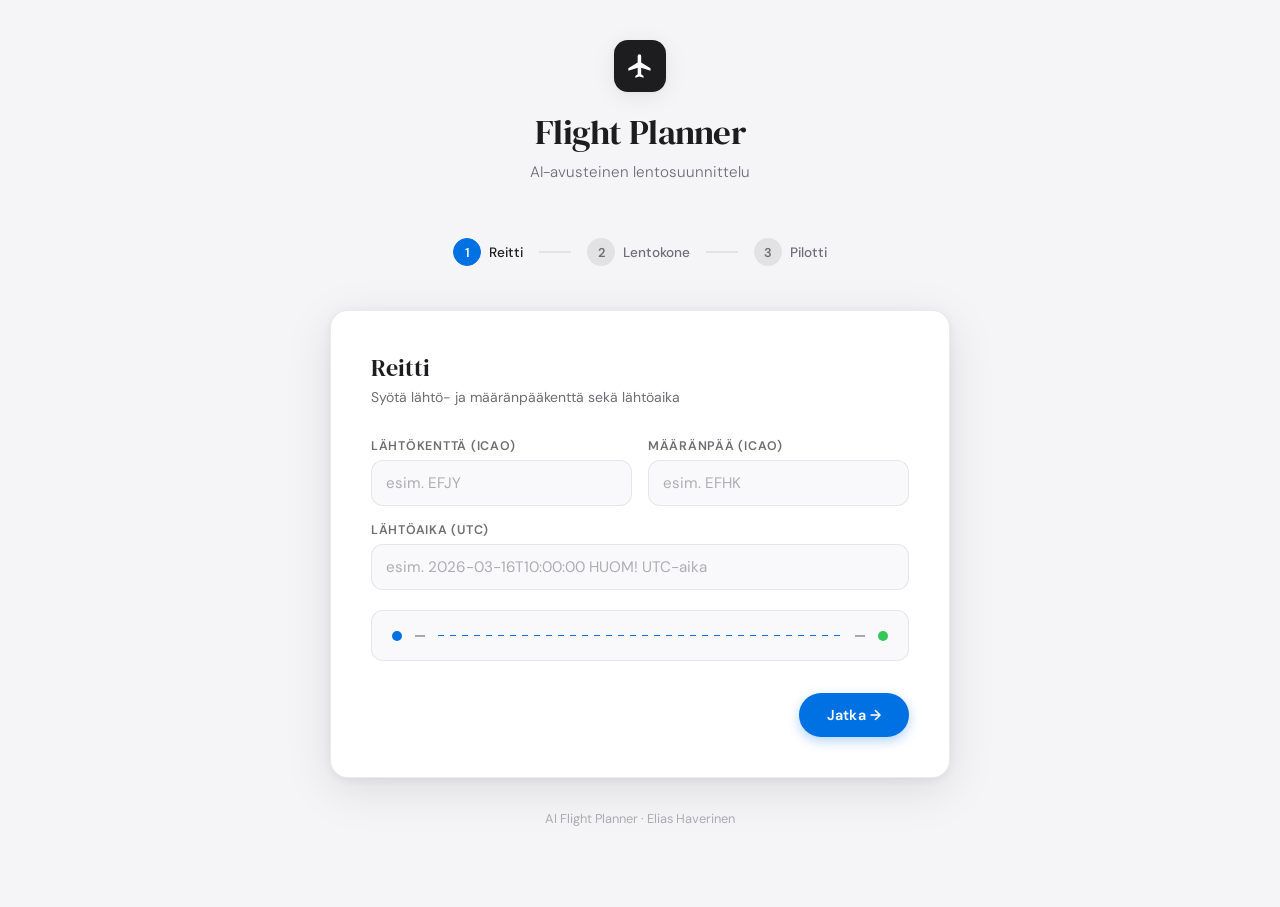
<file: Project/resources/static/index.html>
<!DOCTYPE html>
<html lang="fi">
<head>
    <meta charset="UTF-8">
    <meta name="viewport" content="width=device-width, initial-scale=1.0">
    <title>FPL — Flight Planning</title>
    <link rel="preconnect" href="https://fonts.googleapis.com">
    <link href="https://fonts.googleapis.com/css2?family=DM+Sans:wght@300;400;500;600&family=DM+Serif+Display:ital@0;1&display=swap" rel="stylesheet">
    <link rel="stylesheet" href="styles.css">
</head>
<body>

<header>
    <div class="logo-mark">
        <svg viewBox="0 0 24 24" xmlns="http://www.w3.org/2000/svg">
            <path d="M21 16v-2l-8-5V3.5A1.5 1.5 0 0 0 11.5 2 1.5 1.5 0 0 0 10 3.5V9l-8 5v2l8-2.5V19l-2 1.5V22l3.5-1 3.5 1v-1.5L13 19v-5.5z"/>
        </svg>
    </div>
    <h1>Flight Planner</h1>
    <p>AI-avusteinen lentosuunnittelu</p>
</header>

<!-- Steps -->
<div class="steps">
    <div class="step active" id="step1" onclick="goTo(1)">
        <div class="step-num">1</div>
        <span class="step-label">Reitti</span>
    </div>
    <div class="step-divider"></div>
    <div class="step" id="step2" onclick="goTo(2)">
        <div class="step-num">2</div>
        <span class="step-label">Lentokone</span>
    </div>
    <div class="step-divider"></div>
    <div class="step" id="step3" onclick="goTo(3)">
        <div class="step-num">3</div>
        <span class="step-label">Pilotti</span>
    </div>
</div>

<!-- Card -->
<div class="card">

    <!-- Panel 1: Reitti -->
    <div class="panel active" id="panel1">
        <div class="card-title">Reitti</div>
        <div class="card-sub">Syötä lähtö- ja määränpääkenttä sekä lähtöaika</div>

        <div class="form-grid">
            <div class="field">
                <label>Lähtökenttä (ICAO)</label>
                <input type="text" id="lahtoKentta" placeholder="esim. EFJY" maxlength="4" oninput="this.value=this.value.toUpperCase(); updateRoute()">
            </div>
            <div class="field">
                <label>Määränpää (ICAO)</label>
                <input type="text" id="maaranpaa" placeholder="esim. EFHK" maxlength="4" oninput="this.value=this.value.toUpperCase(); updateRoute()">
            </div>
            <div class="field span-2">
                <label>Lähtöaika (UTC)</label>
                <input type="text" id="lahtoAika" placeholder="esim. 2026-03-16T10:00:00 HUOM! UTC-aika">
            </div>
        </div>

        <div class="route-visual" id="routeVisual" style="margin-top:20px;">
            <div class="route-dot"></div>
            <span class="route-text" id="routeFrom">—</span>
            <div class="route-line"></div>
            <span class="route-text" id="routeTo">—</span>
            <div class="route-dot end"></div>
        </div>

        <div class="btn-row">
            <div></div>
            <button class="btn btn-primary" onclick="goTo(2)">Jatka →</button>
        </div>
    </div>

    <!-- Panel 2: Lentokone -->
    <div class="panel" id="panel2">
        <div class="card-title">Lentokone</div>
        <div class="card-sub">Koneen tekniset tiedot ja varustelu</div>

        <div class="form-grid">
            <div class="field">
                <label>Rekisterinumero</label>
                <input type="text" id="rekNro" placeholder="esim. OH-ABC" oninput="this.value=this.value.toUpperCase()">
            </div>
            <div class="field">
                <label>Konetyyyppi</label>
                <input type="text" id="koneTyyppi" placeholder="esim. C172">
            </div>
            <div class="field">
                <label>Kategoria</label>
                <input type="text" id="kategoria" placeholder="esim. SEP">
            </div>
            <div class="field">
                <label>Cruising Speed (kt)</label>
                <input type="number" id="cruiseSpeed" placeholder="110">
            </div>

            <div class="section-label">Paino & Polttoaine</div>

            <div class="field">
                <label>MTOW (kg)</label>
                <input type="number" id="mtow" placeholder="1150">
            </div>
            <div class="field">
                <label>Tyhjäpaino (kg)</label>
                <input type="number" id="emptyWeight" placeholder="700">
            </div>
            <div class="field">
                <label>Tankki (l)</label>
                <input type="number" id="tankSize" placeholder="200">
            </div>
            <div class="field">
                <label>Käyttökelp. polttoaine (l)</label>
                <input type="number" id="usableFuel" placeholder="190">
            </div>
            <div class="field">
                <label>Kulutus (l/h)</label>
                <input type="number" id="kulutus" placeholder="30">
            </div>
            <div class="field">
                <label>Reservi (min)</label>
                <input type="number" id="reserve" placeholder="45">
            </div>

            <div class="section-label">Suoritusarvot</div>

            <div class="field">
                <label>Nousuvauhti (ft/min)</label>
                <input type="number" id="climbRate" placeholder="700">
            </div>
            <div class="field">
                <label>Max korkeus (ft)</label>
                <input type="number" id="maxAltitude" placeholder="10000">
            </div>
            <div class="field">
                <label>Range (nm)</label>
                <input type="number" id="range" placeholder="800">
            </div>
            <div class="field">
                <label>Max lentoaika (h)</label>
                <input type="number" id="maxFlightTime" placeholder="4">
            </div>
            <div class="field">
                <label>Hyötykuorma (kg)</label>
                <input type="number" id="payLoad" placeholder="300">
            </div>
            <div class="field">
                <label>Useful load (kg)</label>
                <input type="number" id="usefulLoad" placeholder="450">
            </div>

            <div class="section-label">Navigaatio & Varustelu</div>

            <div class="field">
                <label>GPS</label>
                <input type="text" id="gps" placeholder="esim. Garmin 430">
            </div>
            <div class="field">
                <label>VOR</label>
                <input type="text" id="vor" placeholder="esim. KN-53">
            </div>
            <div class="field">
                <label>Radio</label>
                <input type="text" id="radio" placeholder="esim. Bendix King">
            </div>
            <div class="field">
                <label>Transponderi</label>
                <input type="text" id="transponder" placeholder="esim. Mode C">
            </div>
        </div>

        <div class="btn-row">
            <button class="btn btn-ghost" onclick="goTo(1)">← Takaisin</button>
            <button class="btn btn-primary" onclick="goTo(3)">Jatka →</button>
        </div>
    </div>

    <!-- Panel 3: Pilotti -->
    <div class="panel" id="panel3">
        <div class="card-title">Pilotti</div>
        <div class="card-sub">Lentäjän tiedot ja pätevyydet</div>

        <div class="form-grid">
            <div class="field span-2">
                <label>Nimi</label>
                <input type="text" id="nimi" placeholder="Etunimi Sukunimi">
            </div>
            <div class="field">
                <label>Puhelinnumero</label>
                <input type="tel" id="puhnro" placeholder="+358 40 1234567">
            </div>
            <div class="field">
                <label>Sähköposti</label>
                <input type="email" id="sposti" placeholder="pilotti@email.fi">
            </div>
            <div class="field">
                <label>Syntymäaika</label>
                <input type="text" id="syntymapaiva" placeholder="1990-01-01">
            </div>
            <div class="field">
                <label>Kokemus (h)</label>
                <input type="number" id="kokemus" placeholder="250">
            </div>
            <div class="field span-2">
                <label>Lupakirjat & ratings</label>
                <textarea id="lupakirja" placeholder="esim. PPL, Night, IR..."></textarea>
            </div>
        </div>

        <div class="btn-row">
            <button class="btn btn-ghost" onclick="goTo(2)">← Takaisin</button>
            <button class="btn btn-submit" onclick="suunnitteleLento()">
                <svg width="16" height="16" viewBox="0 0 24 24" fill="none" stroke="currentColor" stroke-width="2.5">
                    <path d="M22 2L11 13M22 2L15 22l-4-9-9-4 19-7z"/>
                </svg>
                Tee lentosuunnitelma
            </button>
        </div>
    </div>

    <!-- Loading -->
    <div class="loading" id="loading">
        <div class="spinner"></div>
        <p>AI analysoi reittiä ja säätietoja…</p>
    </div>

</div>


<p class="footnote">AI Flight Planner · Elias Haverinen</p>

<script src="script.js"></script>
</body>
</html>
</file>
<file: Project/resources/static/styles.css>
*, *::before, *::after { box-sizing: border-box; margin: 0; padding: 0; }

:root {
    --bg: #f5f5f7;
    --surface: #ffffff;
    --surface-2: #f9f9fb;
    --border: rgba(0,0,0,0.08);
    --text: #1d1d1f;
    --text-2: #6e6e73;
    --text-3: #aeaeb2;
    --accent: #0071e3;
    --accent-soft: #e8f2fd;
    --success: #34c759;
    --radius: 18px;
    --radius-sm: 12px;
    --shadow: 0 4px 24px rgba(0,0,0,0.07), 0 1px 4px rgba(0,0,0,0.04);
    --shadow-lg: 0 12px 48px rgba(0,0,0,0.10), 0 2px 8px rgba(0,0,0,0.06);
}

body {
    font-family: 'DM Sans', sans-serif;
    background: var(--bg);
    color: var(--text);
    min-height: 100vh;
    display: flex;
    flex-direction: column;
    align-items: center;
    padding: 40px 20px 80px;
}

/* Header */
header {
    text-align: center;
    margin-bottom: 48px;
    animation: fadeDown 0.6s ease both;
}

.logo-mark {
    width: 52px;
    height: 52px;
    background: var(--text);
    border-radius: 14px;
    display: flex;
    align-items: center;
    justify-content: center;
    margin: 0 auto 16px;
    box-shadow: var(--shadow);
}

.logo-mark svg {
    width: 28px;
    height: 28px;
    fill: white;
}

header h1 {
    font-family: 'DM Serif Display', serif;
    font-size: 2.2rem;
    font-weight: 400;
    letter-spacing: -0.02em;
    color: var(--text);
}

header p {
    color: var(--text-2);
    font-size: 0.95rem;
    margin-top: 6px;
    font-weight: 300;
}

/* Progress Steps */
.steps {
    display: flex;
    align-items: center;
    gap: 0;
    margin-bottom: 36px;
    animation: fadeDown 0.6s 0.1s ease both;
}

.step {
    display: flex;
    align-items: center;
    gap: 8px;
    cursor: pointer;
    padding: 8px 16px;
    border-radius: 99px;
    transition: all 0.25s ease;
}

.step-num {
    width: 28px;
    height: 28px;
    border-radius: 50%;
    background: var(--border);
    color: var(--text-2);
    font-size: 0.8rem;
    font-weight: 600;
    display: flex;
    align-items: center;
    justify-content: center;
    transition: all 0.25s ease;
    border: 1.5px solid transparent;
}

.step-label {
    font-size: 0.85rem;
    font-weight: 500;
    color: var(--text-2);
    transition: color 0.25s ease;
}

.step.active .step-num {
    background: var(--accent);
    color: white;
    border-color: var(--accent);
}

.step.active .step-label { color: var(--text); }

.step.done .step-num {
    background: var(--success);
    color: white;
    border-color: var(--success);
}

.step-divider {
    width: 32px;
    height: 1.5px;
    background: var(--border);
    flex-shrink: 0;
}

/* Card */
.card {
    background: var(--surface);
    border-radius: var(--radius);
    box-shadow: var(--shadow-lg);
    width: 100%;
    max-width: 620px;
    padding: 40px;
    animation: fadeUp 0.5s 0.15s ease both;
    border: 1px solid var(--border);
}

.card-title {
    font-family: 'DM Serif Display', serif;
    font-size: 1.5rem;
    font-weight: 400;
    margin-bottom: 4px;
    color: var(--text);
}

.card-sub {
    font-size: 0.875rem;
    color: var(--text-2);
    margin-bottom: 32px;
}

/* Form Grid */
.form-grid {
    display: grid;
    grid-template-columns: 1fr 1fr;
    gap: 16px;
}

.form-grid.single { grid-template-columns: 1fr; }
.span-2 { grid-column: span 2; }

/* Field */
.field {
    display: flex;
    flex-direction: column;
    gap: 6px;
}

.field label {
    font-size: 0.78rem;
    font-weight: 600;
    color: var(--text-2);
    text-transform: uppercase;
    letter-spacing: 0.06em;
}

.field input,
.field textarea,
.field select {
    background: var(--surface-2);
    border: 1.5px solid var(--border);
    border-radius: var(--radius-sm);
    padding: 12px 14px;
    font-family: 'DM Sans', sans-serif;
    font-size: 0.95rem;
    color: var(--text);
    outline: none;
    transition: all 0.2s ease;
    width: 100%;
}

.field input:focus,
.field textarea:focus,
.field select:focus {
    border-color: var(--accent);
    background: white;
    box-shadow: 0 0 0 4px var(--accent-soft);
}

.field input::placeholder,
.field textarea::placeholder {
    color: var(--text-3);
}

.field textarea {
    resize: vertical;
    min-height: 90px;
}

/* Section divider */
.section-label {
    font-size: 0.72rem;
    font-weight: 700;
    color: var(--text-3);
    text-transform: uppercase;
    letter-spacing: 0.1em;
    margin-top: 8px;
    margin-bottom: 0;
    grid-column: span 2;
    padding-bottom: 8px;
    border-bottom: 1px solid var(--border);
}

/* Route visual */
.route-visual {
    background: var(--surface-2);
    border: 1.5px solid var(--border);
    border-radius: var(--radius-sm);
    padding: 16px 20px;
    display: flex;
    align-items: center;
    gap: 12px;
    margin-bottom: 24px;
}

.route-dot {
    width: 10px;
    height: 10px;
    border-radius: 50%;
    background: var(--accent);
    flex-shrink: 0;
}

.route-line {
    flex: 1;
    height: 1.5px;
    background: repeating-linear-gradient(90deg, var(--accent) 0, var(--accent) 6px, transparent 6px, transparent 12px);
}

.route-dot.end { background: var(--success); }

.route-text {
    font-size: 0.85rem;
    color: var(--text-2);
    font-weight: 500;
}

/* Buttons */
.btn-row {
    display: flex;
    justify-content: space-between;
    align-items: center;
    margin-top: 32px;
    gap: 12px;
}

.btn {
    padding: 13px 28px;
    border-radius: 99px;
    font-family: 'DM Sans', sans-serif;
    font-size: 0.9rem;
    font-weight: 600;
    cursor: pointer;
    border: none;
    transition: all 0.2s ease;
    letter-spacing: 0.01em;
}

.btn-primary {
    background: var(--accent);
    color: white;
    box-shadow: 0 4px 12px rgba(0, 113, 227, 0.3);
}

.btn-primary:hover {
    background: #0077ed;
    transform: translateY(-1px);
    box-shadow: 0 6px 20px rgba(0, 113, 227, 0.4);
}

.btn-primary:active { transform: translateY(0); }

.btn-ghost {
    background: transparent;
    color: var(--text-2);
    border: 1.5px solid var(--border);
}

.btn-ghost:hover {
    border-color: var(--text-2);
    color: var(--text);
}

.btn-submit {
    background: var(--text);
    color: white;
    box-shadow: 0 4px 12px rgba(0,0,0,0.15);
    display: flex;
    align-items: center;
    gap: 8px;
}

.btn-submit:hover {
    background: #2d2d2f;
    transform: translateY(-1px);
    box-shadow: 0 6px 20px rgba(0,0,0,0.2);
}

/* Result */
.result-card {
    background: var(--surface);
    border-radius: var(--radius);
    box-shadow: var(--shadow-lg);
    width: 100%;
    max-width: 620px;
    padding: 40px;
    margin-top: 20px;
    display: none;
    border: 1px solid var(--border);
    animation: fadeUp 0.5s ease both;
}

.result-card.visible { display: block; }

.result-header {
    display: flex;
    align-items: center;
    gap: 12px;
    margin-bottom: 24px;
}

.result-icon {
    width: 40px;
    height: 40px;
    background: #e8faf0;
    border-radius: 50%;
    display: flex;
    align-items: center;
    justify-content: center;
    font-size: 1.1rem;
}

.result-title {
    font-family: 'DM Serif Display', serif;
    font-size: 1.3rem;
}

.result-body {
    background: var(--surface-2);
    border-radius: var(--radius-sm);
    padding: 20px;
    font-size: 0.9rem;
    line-height: 1.7;
    color: var(--text-2);
    border: 1px solid var(--border);
    white-space: pre-wrap;
}

/* Loading */
.loading {
    display: none;
    flex-direction: column;
    align-items: center;
    gap: 16px;
    padding: 40px;
    text-align: center;
}

.loading.visible { display: flex; }

.spinner {
    width: 36px;
    height: 36px;
    border: 2.5px solid var(--border);
    border-top-color: var(--accent);
    border-radius: 50%;
    animation: spin 0.8s linear infinite;
}

.loading p {
    color: var(--text-2);
    font-size: 0.9rem;
}

/* Panel visibility */
.panel { display: none; }
.panel.active { display: block; }

/* Animations */
@keyframes fadeDown {
    from { opacity: 0; transform: translateY(-16px); }
    to { opacity: 1; transform: translateY(0); }
}

@keyframes fadeUp {
    from { opacity: 0; transform: translateY(20px); }
    to { opacity: 1; transform: translateY(0); }
}

@keyframes spin {
    to { transform: rotate(360deg); }
}

/* Footer note */
.footnote {
    margin-top: 32px;
    font-size: 0.8rem;
    color: var(--text-3);
    text-align: center;
}
</file>
